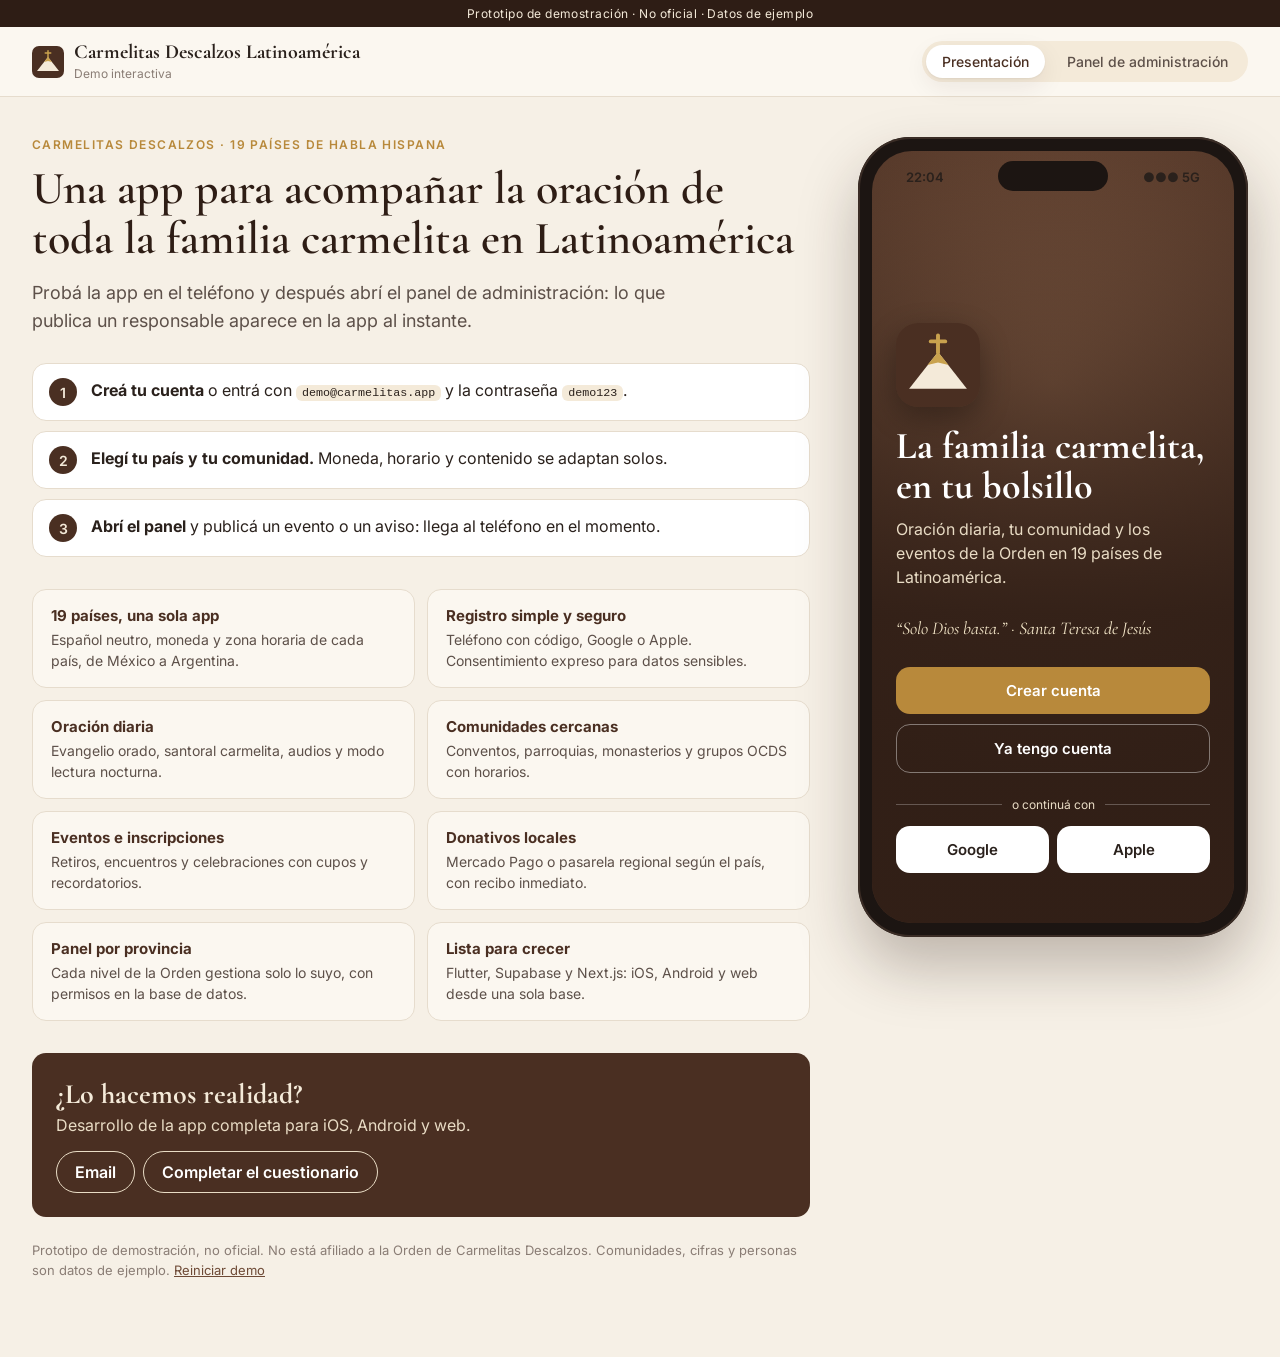
<file: index.html>
<!doctype html>
<html lang="es">
<head>
  <meta charset="utf-8">
  <meta name="viewport" content="width=device-width, initial-scale=1, viewport-fit=cut">
  <title>Carmelitas Descalzos Latinoamérica · Demo</title>
  <meta name="description" content="Prototipo interactivo de una app para la familia carmelita en Latinoamérica: registro, oración diaria, comunidades, eventos, donativos y panel de administración.">
  <meta name="theme-color" content="#4a2f22">
  <link rel="icon" href="assets/icon.svg" type="image/svg+xml">
  <link rel="preconnect" href="https://fonts.googleapis.com">
  <link rel="preconnect" href="https://fonts.gstatic.com" crossorigin>
  <link href="https://fonts.googleapis.com/css2?family=Cormorant+Garamond:wght@500;600;700&family=Inter:wght@400;500;600;700&display=swap" rel="stylesheet">
  <link rel="stylesheet" href="styles.css">
</head>
<body>
  <div class="ribbon" role="note">Prototipo de demostración · No oficial · Datos de ejemplo</div>

  <header class="topbar">
    <div class="brand">
      <img src="assets/icon.svg" alt="" width="32" height="32">
      <div>
        <strong>Carmelitas Descalzos Latinoamérica</strong>
        <span>Demo interactiva</span>
      </div>
    </div>
    <nav class="views" aria-label="Vistas de la demo">
      <button class="view-btn active" data-view="pitch">Presentación</button>
      <button class="view-btn" data-view="admin">Panel<span class="long"> de administración</span></button>
      <button class="view-btn only-mobile" data-view="app">Ver app</button>
    </nav>
  </header>

  <main class="stage">
    <!-- Presentación -->
    <section class="side" id="side-pitch" aria-label="Presentación">
      <p class="eyebrow">Carmelitas Descalzos · 19 países de habla hispana</p>
      <h1>Una app para acompañar la oración de toda la familia carmelita en Latinoamérica</h1>
      <p class="lead">Probá la app en el teléfono y después abrí el panel de administración: lo que publica un responsable aparece en la app al instante.</p>

      <ol class="try">
        <li><span>1</span><div><strong>Creá tu cuenta</strong> o entrá con <code>demo@carmelitas.app</code> y la contraseña <code>demo123</code>.</div></li>
        <li><span>2</span><div><strong>Elegí tu país y tu comunidad.</strong> Moneda, horario y contenido se adaptan solos.</div></li>
        <li><span>3</span><div><strong>Abrí el panel</strong> y publicá un evento o un aviso: llega al teléfono en el momento.</div></li>
      </ol>

      <div class="features">
        <article><h3>19 países, una sola app</h3><p>Español neutro, moneda y zona horaria de cada país, de México a Argentina.</p></article>
        <article><h3>Registro simple y seguro</h3><p>Teléfono con código, Google o Apple. Consentimiento expreso para datos sensibles.</p></article>
        <article><h3>Oración diaria</h3><p>Evangelio orado, santoral carmelita, audios y modo lectura nocturna.</p></article>
        <article><h3>Comunidades cercanas</h3><p>Conventos, parroquias, monasterios y grupos OCDS con horarios.</p></article>
        <article><h3>Eventos e inscripciones</h3><p>Retiros, encuentros y celebraciones con cupos y recordatorios.</p></article>
        <article><h3>Donativos locales</h3><p>Mercado Pago o pasarela regional según el país, con recibo inmediato.</p></article>
        <article><h3>Panel por provincia</h3><p>Cada nivel de la Orden gestiona solo lo suyo, con permisos en la base de datos.</p></article>
        <article><h3>Lista para crecer</h3><p>Flutter, Supabase y Next.js: iOS, Android y web desde una sola base.</p></article>
      </div>

      <div class="cta" id="cta" hidden>
        <div>
          <h2>¿Lo hacemos realidad?</h2>
          <p id="cta-name"></p>
        </div>
        <div class="cta-actions" id="cta-actions"></div>
      </div>

      <p class="fineprint">Prototipo de demostración, no oficial. No está afiliado a la Orden de Carmelitas Descalzos. Comunidades, cifras y personas son datos de ejemplo. <button class="link" data-action="reset-demo">Reiniciar demo</button></p>
    </section>

    <!-- Panel de administración -->
    <section class="side" id="side-admin" aria-label="Panel de administración" hidden></section>

    <!-- Teléfono -->
    <div class="phone-wrap" id="phone-wrap">
      <div class="phone">
        <div class="phone-notch" aria-hidden="true"></div>
        <div class="screen" id="screen" aria-live="polite"></div>
        <div class="push" id="push" role="status" hidden></div>
        <div class="toast" id="toast" role="status" hidden></div>
      </div>
    </div>
  </main>

  <script src="config.js"></script>
  <script src="data.js"></script>
  <script src="app.js"></script>
</body>
</html>
</file>
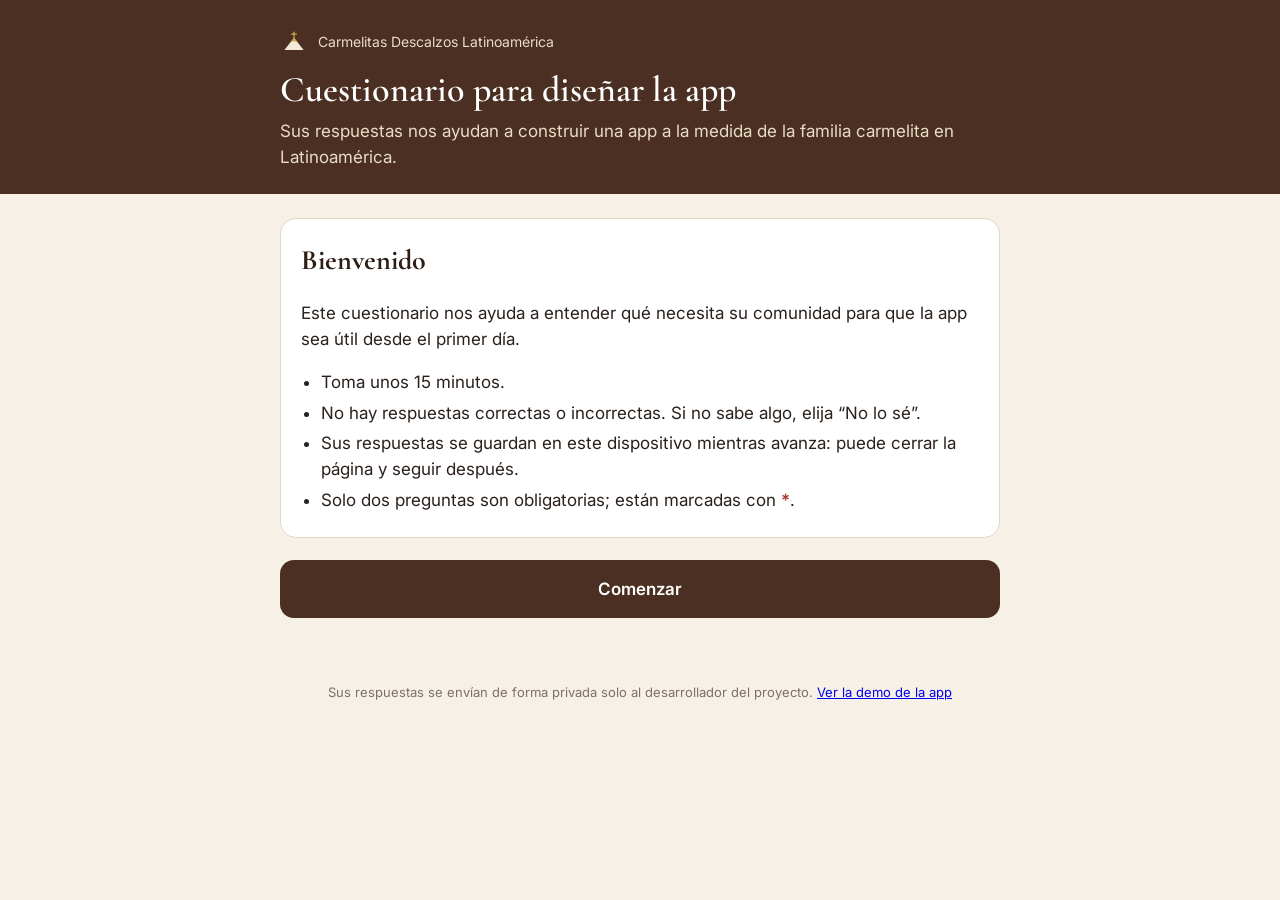
<file: formulario.html>
<!doctype html>
<html lang="es">
<head>
  <meta charset="utf-8">
  <meta name="viewport" content="width=device-width, initial-scale=1">
  <title>Cuestionario · App Carmelitas Descalzos Latinoamérica</title>
  <meta name="description" content="Cuestionario para definir la app de la familia carmelita en Latinoamérica.">
  <meta name="theme-color" content="#4a2f22">
  <link rel="icon" href="assets/icon.svg" type="image/svg+xml">
  <link rel="preconnect" href="https://fonts.googleapis.com">
  <link rel="preconnect" href="https://fonts.gstatic.com" crossorigin>
  <link href="https://fonts.googleapis.com/css2?family=Cormorant+Garamond:wght@500;600;700&family=Inter:wght@400;500;600;700&display=swap" rel="stylesheet">
  <style>
    :root {
      --brown-900: #2e1d15; --brown-800: #4a2f22; --brown-600: #6e4a36;
      --cream-50: #fbf7f0; --cream-100: #f4ead9; --cream-200: #e9dcc5;
      --gold: #b8893b; --gold-soft: #f3e6c8;
      --ink: #2a211c; --ink-2: #5d5049; --ink-3: #7d7068;
      --line: #e3d7c6; --page: #f6f0e6; --bad: #a3392f; --good: #2f7a4b;
      --serif: 'Cormorant Garamond', Georgia, serif;
      --sans: 'Inter', system-ui, -apple-system, 'Segoe UI', sans-serif;
    }
    * { box-sizing: border-box; }
    html, body { margin: 0; }
    body { font-family: var(--sans); background: var(--page); color: var(--ink); font-size: 17px; line-height: 1.55; -webkit-font-smoothing: antialiased; }
    button, input, select, textarea { font: inherit; color: inherit; }
    [hidden] { display: none !important; }

    header { background: var(--brown-800); color: var(--cream-100); padding: 28px 16px 24px; }
    .wrap { max-width: 720px; margin: 0 auto; }
    .brand { display: flex; align-items: center; gap: 10px; font-size: 14px; color: var(--cream-200); margin-bottom: 14px; }
    .brand img { width: 28px; height: 28px; border-radius: 7px; }
    header h1 { font-family: var(--serif); font-weight: 600; font-size: 36px; line-height: 1.1; margin: 0 0 8px; color: #fff; }
    header p { margin: 0; color: var(--cream-200); }

    .progress-wrap { position: sticky; top: 0; z-index: 5; background: var(--cream-50); border-bottom: 1px solid var(--line); padding: 12px 16px; }
    .progress-label { display: flex; justify-content: space-between; font-size: 14px; color: var(--ink-2); margin-bottom: 6px; }
    .progress { height: 8px; background: var(--cream-200); border-radius: 8px; overflow: hidden; }
    .progress i { display: block; height: 100%; background: var(--gold); width: 0; transition: width .3s; }

    main { padding: 24px 16px 64px; }
    .intro { background: #fff; border: 1px solid var(--line); border-radius: 16px; padding: 20px; margin-bottom: 20px; }
    .intro h2 { font-family: var(--serif); font-size: 28px; margin: 0 0 8px; color: var(--brown-900); }
    .intro ul { padding-left: 20px; margin: 8px 0 0; }
    .intro li { margin-bottom: 4px; }

    .section-title { font-family: var(--serif); font-size: 32px; line-height: 1.15; margin: 0 0 6px; color: var(--brown-900); }
    .section-sub { margin: 0 0 22px; color: var(--ink-2); }

    .q { background: #fff; border: 1px solid var(--line); border-radius: 16px; padding: 18px 18px 20px; margin-bottom: 14px; }
    .q > label, .q legend { display: block; font-weight: 600; font-size: 18px; margin-bottom: 4px; padding: 0; }
    .q fieldset { border: 0; margin: 0; padding: 0; min-width: 0; }
    .help { font-size: 15px; color: var(--ink-3); margin: 0 0 12px; }
    .req { color: var(--bad); font-weight: 600; }
    .opt { font-weight: 400; color: var(--ink-3); font-size: 14px; }

    .input { width: 100%; padding: 14px 16px; border-radius: 12px; border: 1px solid var(--line); background: var(--cream-50); font-size: 17px; }
    textarea.input { min-height: 110px; resize: vertical; }
    .input:focus { outline: 3px solid var(--gold-soft); border-color: var(--gold); background: #fff; }

    .choices { display: grid; gap: 8px; }
    .choices.cols { grid-template-columns: repeat(2, minmax(0, 1fr)); }
    .choice { display: flex; align-items: flex-start; gap: 12px; padding: 14px 14px; border: 1px solid var(--line); border-radius: 12px; background: var(--cream-50); cursor: pointer; }
    .choice:hover { border-color: var(--brown-600); }
    .choice input { width: 22px; height: 22px; margin: 1px 0 0; flex: none; accent-color: var(--brown-800); }
    .choice span small { display: block; color: var(--ink-3); font-size: 14px; margin-top: 2px; }
    .choice:has(input:checked) { border-color: var(--brown-800); background: var(--gold-soft); }
    .other { margin-top: 8px; }

    .error { color: var(--bad); font-size: 15px; margin-top: 8px; font-weight: 500; }
    .q.invalid { border-color: var(--bad); }

    .nav { display: flex; gap: 10px; justify-content: space-between; margin-top: 22px; }
    .btn { border: 0; border-radius: 14px; padding: 16px 24px; font-weight: 600; font-size: 17px; cursor: pointer; }
    .btn-primary { background: var(--brown-800); color: #fff; flex: 1; }
    .btn-gold { background: var(--gold); color: #fff; flex: 1; }
    .btn-light { background: #fff; border: 1px solid var(--line); }
    .btn:disabled { opacity: .6; cursor: default; }
    .saved { text-align: center; font-size: 14px; color: var(--ink-3); margin-top: 12px; }

    .review { background: #fff; border: 1px solid var(--line); border-radius: 16px; padding: 4px 18px; margin-bottom: 14px; }
    .review h3 { font-size: 17px; margin: 16px 0 6px; color: var(--brown-800); display: flex; justify-content: space-between; align-items: center; }
    .review h3 button { background: none; border: 0; color: var(--brown-600); text-decoration: underline; font-size: 15px; cursor: pointer; }
    .review dl { margin: 0 0 12px; }
    .review dt { font-size: 14px; color: var(--ink-3); margin-top: 8px; }
    .review dd { margin: 0; white-space: pre-wrap; }
    .review dd.empty { color: var(--ink-3); font-style: italic; }

    .done { text-align: center; background: #fff; border: 1px solid var(--line); border-radius: 16px; padding: 40px 20px; }
    .done .ok { width: 72px; height: 72px; border-radius: 50%; background: #e3f1e7; color: var(--good); display: grid; place-items: center; font-size: 34px; margin: 0 auto 16px; }
    .done h2 { font-family: var(--serif); font-size: 32px; margin: 0 0 8px; }
    .fallback { background: var(--gold-soft); border-radius: 12px; padding: 14px; margin-top: 14px; font-size: 15px; text-align: left; }
    .fallback a { color: var(--brown-800); font-weight: 600; }

    footer { text-align: center; font-size: 13px; color: var(--ink-3); padding: 0 16px 32px; }

    @media (max-width: 560px) {
      header h1 { font-size: 30px; }
      .section-title { font-size: 27px; }
      .choices.cols { grid-template-columns: minmax(0, 1fr); }
      .nav { flex-direction: column-reverse; }
    }
  </style>
</head>
<body>
  <header>
    <div class="wrap">
      <div class="brand"><img src="assets/icon.svg" alt=""> Carmelitas Descalzos Latinoamérica</div>
      <h1>Cuestionario para diseñar la app</h1>
      <p>Sus respuestas nos ayudan a construir una app a la medida de la familia carmelita en Latinoamérica.</p>
    </div>
  </header>

  <div class="progress-wrap" id="progress-wrap" hidden>
    <div class="wrap">
      <div class="progress-label"><span id="progress-step"></span><span id="progress-pct"></span></div>
      <div class="progress"><i id="progress-bar"></i></div>
    </div>
  </div>

  <main>
    <div class="wrap" id="app"></div>
  </main>

  <footer>Sus respuestas se envían de forma privada solo al desarrollador del proyecto. <a href="index.html">Ver la demo de la app</a></footer>

  <script src="config.js"></script>
  <script>
    // Cada sección es una pantalla. Tipos: text, email, tel, textarea, radio, checkbox, select.
    const SECTIONS = [
      {
        title: 'Sus datos',
        sub: 'Para saber con quién hablamos y cómo contactarlo.',
        questions: [
          { id: 'nombre', label: 'Nombre completo', type: 'text', required: true },
          { id: 'cargo', label: '¿Cuál es su servicio o cargo?', help: 'Por ejemplo: sacerdote, prior, provincial, responsable de comunicación.', type: 'text' },
          { id: 'comunidad', label: '¿A qué provincia o comunidad pertenece?', type: 'text' },
          { id: 'pais', label: '¿En qué país vive?', type: 'text' },
          { id: 'email', label: 'Correo electrónico', type: 'email', help: 'Escriba al menos el correo o el WhatsApp.' },
          { id: 'whatsapp', label: 'Número de WhatsApp', type: 'tel', help: 'Con el código del país, por ejemplo +52 55 1234 5678.' },
          { id: 'contacto', label: '¿Cómo prefiere que nos comuniquemos?', type: 'radio', options: ['WhatsApp', 'Llamada telefónica', 'Correo electrónico', 'Videollamada'] },
          { id: 'horario', label: '¿Qué días y horarios le quedan mejor?', type: 'text', help: 'Por ejemplo: martes y jueves por la tarde.' },
        ],
      },
      {
        title: 'La app que ya existe',
        sub: 'En España ya hay una app de los Carmelitas Descalzos. Queremos saber cómo se relaciona con este proyecto.',
        questions: [
          { id: 'conoce_app', label: '¿Conoce la app que usan hoy en España?', type: 'radio', options: ['Sí, la uso', 'Sí, la conozco pero no la uso', 'No la conozco'] },
          { id: 'que_gusta', label: '¿Qué le gusta de esa app y qué le falta?', type: 'textarea', help: 'Puede ser cualquier detalle: lo que más se usa, lo que no funciona, lo que le gustaría tener.' },
          { id: 'contacto_espana', label: '¿Tienen contacto con quienes manejan la app de España?', type: 'radio', options: ['Sí, y están de acuerdo en colaborar', 'Sí, pero todavía no lo hemos hablado', 'No tenemos contacto', 'No lo sé'] },
          { id: 'opcion', label: '¿Qué prefieren?', type: 'radio', options: [
            { value: 'Ampliar la app de España', hint: 'La misma app, ahora también para Latinoamérica.' },
            { value: 'Una app nueva para Latinoamérica', hint: 'Una app propia, independiente de la de España.' },
            { value: 'No lo sé, prefiero que me aconsejen', hint: '' },
          ] },
        ],
      },
      {
        title: '¿Para quién es la app?',
        sub: 'Pensemos en las personas que la van a usar.',
        questions: [
          { id: 'usuarios', label: '¿Quiénes la van a usar?', help: 'Puede marcar varias opciones.', type: 'checkbox', cols: true, options: ['Fieles de nuestras parroquias', 'Frailes', 'Monjas de clausura', 'Orden Seglar (OCDS)', 'Jóvenes', 'Familias', 'Benefactores y donantes', 'Personas interesadas en la vocación'], other: true },
          { id: 'paises', label: '¿En qué países quieren empezar?', help: 'Puede marcar varios.', type: 'checkbox', cols: true, options: ['Todos los países de habla hispana', 'México', 'Guatemala', 'El Salvador', 'Honduras', 'Nicaragua', 'Costa Rica', 'Panamá', 'Cuba', 'República Dominicana', 'Puerto Rico', 'Colombia', 'Venezuela', 'Ecuador', 'Perú', 'Bolivia', 'Chile', 'Argentina', 'Uruguay', 'Paraguay'] },
          { id: 'cantidad', label: '¿Cuántas personas cree que la usarían el primer año?', type: 'radio', options: ['Menos de 500', 'Entre 500 y 2.000', 'Entre 2.000 y 10.000', 'Más de 10.000', 'No lo sé'] },
          { id: 'edades', label: '¿Qué edades tienen la mayoría?', type: 'checkbox', options: ['Jóvenes (menos de 30)', 'Adultos (30 a 60)', 'Mayores (más de 60)'] },
          { id: 'celular', label: '¿Qué tan cómodas se sienten esas personas con el celular?', type: 'radio', options: ['Lo usan con facilidad', 'Lo usan para lo básico (WhatsApp, Facebook)', 'Les cuesta bastante'] },
        ],
      },
      {
        title: 'Cómo se organizan',
        sub: 'La app va a reflejar la organización de la Orden: quién publica y quién cuida cada comunidad.',
        questions: [
          { id: 'n_comunidades', label: '¿Cuántas provincias, conventos, parroquias o grupos participarían?', type: 'textarea', help: 'Un número aproximado está bien. Si tiene una lista, puede mencionarla y la pedimos después.' },
          { id: 'quien_publica', label: '¿Quién publicaría los avisos y eventos de cada comunidad?', type: 'radio', options: ['El sacerdote o responsable de cada comunidad', 'Una persona encargada por provincia', 'Una sola persona para todo', 'Todavía no lo sabemos'] },
          { id: 'aprobacion', label: '¿Alguien debe aprobar a las personas que dicen pertenecer a un grupo, por ejemplo a la Orden Seglar?', type: 'radio', options: ['Sí, el responsable del grupo', 'No hace falta', 'No lo sé'] },
          { id: 'lista_miembros', label: '¿Ya tienen una lista de miembros o fieles?', help: 'Por ejemplo, en Excel o en un cuaderno.', type: 'radio', options: ['Sí, en Excel o computadora', 'Sí, en papel', 'No'] },
        ],
      },
      {
        title: 'Lo que debe hacer la app',
        sub: 'Marque lo que le gustaría tener. Después le pediremos lo más importante.',
        questions: [
          { id: 'funciones', label: '¿Qué le gustaría que tenga la app?', help: 'Puede marcar todas las que quiera.', type: 'checkbox', options: [
            { value: 'Evangelio del día con meditación', hint: 'Para rezar cada mañana.' },
            { value: 'Audios o videos', hint: 'Homilías, meditaciones, charlas.' },
            { value: 'Santos y fiestas carmelitas', hint: 'Recordatorio de cada celebración.' },
            { value: 'Horarios de misa y confesión', hint: 'De cada comunidad.' },
            { value: 'Mapa de comunidades cercanas', hint: 'Conventos, parroquias, monasterios.' },
            { value: 'Eventos y retiros con inscripción', hint: 'Con cupos y recordatorios.' },
            { value: 'Avisos al celular', hint: 'Notificaciones de la comunidad o la provincia.' },
            { value: 'Pedir oraciones', hint: 'Intenciones que la comunidad reza.' },
            { value: 'Donativos', hint: 'Ofrendas desde el celular.' },
            { value: 'Formación para la Orden Seglar', hint: 'Material y temas de estudio.' },
            { value: 'Pastoral vocacional', hint: 'Contacto para quien siente el llamado.' },
            { value: 'Misas en vivo', hint: 'Enlaces a transmisiones.' },
            { value: 'Textos de Santa Teresa y San Juan de la Cruz', hint: 'Biblioteca de lectura.' },
            { value: 'Libros y artículos religiosos', hint: 'Tienda en línea.' },
          ], other: true },
          { id: 'top3', label: 'Si tuviera que elegir solo 3, ¿cuáles serían las más importantes?', type: 'textarea', required: true, help: 'Esto nos ayuda a saber qué hacer primero.' },
          { id: 'objetivo', label: 'En una o dos frases: ¿qué le gustaría lograr con esta app?', type: 'textarea', help: 'Por ejemplo: que los fieles recen cada día con nosotros, o que los jóvenes conozcan el Carmelo.' },
        ],
      },
      {
        title: 'Registro de las personas',
        sub: 'Cómo entran las personas a la app.',
        questions: [
          { id: 'registro', label: '¿Las personas deben crear una cuenta para usar la app?', type: 'radio', options: [
            { value: 'Sí, para todo', hint: 'Así sabemos quién usa la app.' },
            { value: 'Solo para algunas cosas', hint: 'Por ejemplo, inscribirse a eventos o donar. Rezar sería libre.' },
            { value: 'No lo sé, prefiero que me aconsejen', hint: '' },
          ] },
          { id: 'datos_pedir', label: '¿Qué datos le gustaría pedir a cada persona?', type: 'checkbox', cols: true, options: ['Nombre', 'Teléfono', 'Correo', 'País y ciudad', 'Comunidad a la que asiste', 'Fecha de nacimiento', 'Si pertenece a algún grupo'], other: true },
        ],
      },
      {
        title: 'Contenido',
        sub: 'Lo que la app va a mostrar cada día.',
        questions: [
          { id: 'quien_escribe', label: '¿Quién preparará las meditaciones, avisos y demás textos?', type: 'textarea', help: 'Puede ser una persona, un equipo o cada comunidad.' },
          { id: 'contenido_existente', label: '¿Ya tienen material que podamos usar?', type: 'checkbox', options: ['Textos y meditaciones', 'Audios', 'Videos (por ejemplo en YouTube)', 'Fotos de las comunidades', 'Página web o redes sociales', 'Todavía no'], other: true },
          { id: 'enlaces', label: 'Si tienen página web, redes sociales o canal de YouTube, compártanos los enlaces', type: 'textarea', help: 'Opcional.' },
          { id: 'frecuencia', label: '¿Cada cuánto publicarían contenido nuevo?', type: 'radio', options: ['Todos los días', 'Algunas veces por semana', 'Una vez por semana', 'No lo sé'] },
        ],
      },
      {
        title: 'Donativos',
        sub: 'Solo si desean recibir ofrendas desde la app.',
        questions: [
          { id: 'quiere_donativos', label: '¿Quieren recibir donativos por la app?', type: 'radio', options: ['Sí', 'No', 'Más adelante'] },
          { id: 'destino_donativos', label: '¿A dónde deberían llegar los donativos?', type: 'radio', options: ['A cada comunidad', 'A cada provincia', 'A una sola cuenta central', 'No lo sé'] },
          { id: 'cuentas', label: '¿Cuentan con cuenta bancaria o Mercado Pago en los países donde empezaría?', type: 'radio', options: ['Sí', 'En algunos países', 'No', 'No lo sé'] },
          { id: 'recibo', label: '¿Necesitan entregar un recibo o comprobante oficial al donante?', type: 'radio', options: ['Sí', 'No', 'No lo sé'] },
        ],
      },
      {
        title: 'Imagen de la app',
        sub: 'Cómo se debe ver y llamar.',
        questions: [
          { id: 'logo', label: '¿Tienen logotipo o escudo que podamos usar?', type: 'radio', options: ['Sí, y tenemos permiso para usarlo', 'Sí, pero hay que pedir permiso', 'No'] },
          { id: 'parecido', label: '¿La app debe parecerse a la de España?', type: 'radio', options: ['Sí, que se vea igual', 'Parecida, con un toque latinoamericano', 'No es necesario', 'No lo sé'] },
          { id: 'nombre_app', label: '¿Tienen alguna idea para el nombre de la app?', type: 'text', help: 'Opcional.' },
          { id: 'referencias', label: '¿Hay alguna app o página que le guste y quiera tomar como ejemplo?', type: 'textarea', help: 'Puede ser religiosa o de cualquier tema. Opcional.' },
        ],
      },
      {
        title: 'Tiempos y presupuesto',
        sub: 'Para preparar una propuesta realista.',
        questions: [
          { id: 'fecha', label: '¿Para cuándo les gustaría tener la app?', type: 'text', help: 'Si hay una fecha especial, por ejemplo una fiesta de la Orden, menciónela.' },
          { id: 'presupuesto', label: '¿Cuentan con un presupuesto aproximado?', type: 'radio', options: ['Menos de USD 10.000', 'Entre USD 10.000 y 25.000', 'Entre USD 25.000 y 50.000', 'Más de USD 50.000', 'Todavía no está definido'] },
          { id: 'financiamiento', label: '¿Cómo se financiaría el proyecto?', type: 'radio', options: ['Fondos de la provincia u Orden', 'Benefactores o donaciones', 'Una combinación', 'No lo sé'] },
          { id: 'decide', label: '¿Quién toma la decisión final sobre el proyecto?', type: 'text', help: 'Por ejemplo: el provincial, un consejo, usted mismo.' },
          { id: 'mantenimiento', label: 'Una vez lista, ¿quién se ocuparía de la app?', type: 'radio', options: ['Alguien de la comunidad', 'Preferimos contratar el mantenimiento', 'No lo sé'] },
        ],
      },
      {
        title: 'Para terminar',
        sub: 'Cualquier cosa que quiera agregar.',
        questions: [
          { id: 'comentarios', label: '¿Hay algo más que debamos saber?', type: 'textarea', help: 'Dudas, preocupaciones, ideas. Todo nos sirve.' },
        ],
      },
    ];

    const DRAFT_KEY = 'carmelitas-cuestionario-v1';
    let answers = {};
    let step = -1; // -1 = bienvenida, SECTIONS.length = revisión, +1 = enviado
    let sending = false;

    try { answers = JSON.parse(localStorage.getItem(DRAFT_KEY) || '{}'); } catch (e) { answers = {}; }

    const app = document.getElementById('app');
    const esc = s => String(s ?? '').replace(/[&<>"']/g, c => ({ '&': '&amp;', '<': '&lt;', '>': '&gt;', '"': '&quot;', "'": '&#39;' }[c]));
    const optValue = o => typeof o === 'string' ? o : o.value;

    function saveDraft() {
      try { localStorage.setItem(DRAFT_KEY, JSON.stringify(answers)); } catch (e) { /* sin almacenamiento */ }
    }

    function updateProgress() {
      const wrap = document.getElementById('progress-wrap');
      wrap.hidden = step < 0 || step > SECTIONS.length;
      if (wrap.hidden) return;
      const total = SECTIONS.length + 1;
      const current = Math.min(step + 1, total);
      document.getElementById('progress-step').textContent = step < SECTIONS.length ? `Paso ${current} de ${SECTIONS.length}` : 'Revisión final';
      const pct = Math.round((step / SECTIONS.length) * 100);
      document.getElementById('progress-pct').textContent = `${pct} %`;
      document.getElementById('progress-bar').style.width = pct + '%';
    }

    function renderQuestion(q) {
      const value = answers[q.id];
      const req = q.required ? ' <span class="req" aria-hidden="true">*</span>' : '';
      const help = q.help ? `<p class="help" id="h-${q.id}">${esc(q.help)}</p>` : '';
      if (['text', 'email', 'tel', 'textarea'].includes(q.type)) {
        const attrs = `id="q-${q.id}" name="${q.id}" class="input" ${q.help ? `aria-describedby="h-${q.id}"` : ''} ${q.required ? 'aria-required="true"' : ''}`;
        const field = q.type === 'textarea'
          ? `<textarea ${attrs}>${esc(value)}</textarea>`
          : `<input type="${q.type}" ${attrs} value="${esc(value)}" ${q.type === 'email' ? 'autocomplete="email"' : ''} ${q.type === 'tel' ? 'autocomplete="tel" inputmode="tel"' : ''} ${q.id === 'nombre' ? 'autocomplete="name"' : ''}>`;
        return `<div class="q" data-q="${q.id}"><label for="q-${q.id}">${esc(q.label)}${req}</label>${help}${field}</div>`;
      }
      const multi = q.type === 'checkbox';
      const selected = multi ? (value?.choices || []) : value?.choice;
      const choices = q.options.map((o, i) => {
        const v = optValue(o);
        const hint = typeof o === 'object' && o.hint ? `<small>${esc(o.hint)}</small>` : '';
        const checked = multi ? selected.includes(v) : selected === v;
        return `<label class="choice"><input type="${multi ? 'checkbox' : 'radio'}" name="${q.id}" value="${esc(v)}" ${checked ? 'checked' : ''}><span>${esc(v)}${hint}</span></label>`;
      }).join('');
      const other = q.other ? `<input class="input other" name="${q.id}__otro" placeholder="Otro (escríbalo aquí)" value="${esc(value?.other)}" aria-label="${esc(q.label)}: otro">` : '';
      return `<div class="q" data-q="${q.id}"><fieldset><legend>${esc(q.label)}${req}</legend>${help}<div class="choices ${q.cols ? 'cols' : ''}">${choices}</div>${other}</fieldset></div>`;
    }

    function collect() {
      if (step < 0 || step >= SECTIONS.length) return;
      SECTIONS[step].questions.forEach(q => {
        if (['text', 'email', 'tel', 'textarea'].includes(q.type)) {
          answers[q.id] = document.getElementById('q-' + q.id).value.trim();
        } else if (q.type === 'radio') {
          const el = app.querySelector(`input[name="${q.id}"]:checked`);
          answers[q.id] = { choice: el ? el.value : '', other: q.other ? app.querySelector(`[name="${q.id}__otro"]`).value.trim() : '' };
        } else {
          const els = [...app.querySelectorAll(`input[name="${q.id}"]:checked`)];
          answers[q.id] = { choices: els.map(e => e.value), other: q.other ? app.querySelector(`[name="${q.id}__otro"]`).value.trim() : '' };
        }
      });
      saveDraft();
    }

    function isEmpty(q) {
      const v = answers[q.id];
      if (!v) return true;
      if (typeof v === 'string') return !v;
      if (q.type === 'checkbox') return !(v.choices.length || v.other);
      return !(v.choice || v.other);
    }

    function validate() {
      const section = SECTIONS[step];
      app.querySelectorAll('.q').forEach(el => { el.classList.remove('invalid'); el.querySelector('.error')?.remove(); });
      const errors = [];
      section.questions.forEach(q => { if (q.required && isEmpty(q)) errors.push([q.id, 'Esta pregunta es necesaria.']); });
      if (step === 0 && !answers.email && !answers.whatsapp) errors.push(['email', 'Escriba al menos su correo o su WhatsApp.']);
      if (step === 0 && answers.email && !/^\S+@\S+\.\S+$/.test(answers.email)) errors.push(['email', 'El correo no parece correcto. Revíselo, por favor.']);
      errors.forEach(([id, msg]) => {
        const el = app.querySelector(`[data-q="${id}"]`);
        el.classList.add('invalid');
        el.insertAdjacentHTML('beforeend', `<div class="error" role="alert">${esc(msg)}</div>`);
      });
      if (errors.length) app.querySelector('.invalid').scrollIntoView({ behavior: 'smooth', block: 'center' });
      return !errors.length;
    }

    function formatAnswer(q) {
      const v = answers[q.id];
      if (!v) return '';
      if (typeof v === 'string') return v;
      const parts = q.type === 'checkbox' ? [...v.choices] : (v.choice ? [v.choice] : []);
      if (v.other) parts.push(`Otro: ${v.other}`);
      return parts.join(', ');
    }

    function render() {
      updateProgress();
      if (step === -1) {
        const started = Object.keys(answers).length > 0;
        app.innerHTML = `
          <div class="intro">
            <h2>Bienvenido</h2>
            <p>Este cuestionario nos ayuda a entender qué necesita su comunidad para que la app sea útil desde el primer día.</p>
            <ul>
              <li>Toma unos 15 minutos.</li>
              <li>No hay respuestas correctas o incorrectas. Si no sabe algo, elija “No lo sé”.</li>
              <li>Sus respuestas se guardan en este dispositivo mientras avanza: puede cerrar la página y seguir después.</li>
              <li>Solo dos preguntas son obligatorias; están marcadas con <span class="req">*</span>.</li>
            </ul>
          </div>
          <div class="nav"><button class="btn btn-primary" data-go="0">${started ? 'Continuar donde lo dejé' : 'Comenzar'}</button></div>`;
        return;
      }
      if (step === SECTIONS.length) {
        app.innerHTML = `
          <h2 class="section-title">Revise sus respuestas</h2>
          <p class="section-sub">Si quiere cambiar algo, toque “Editar” en esa sección. Cuando esté conforme, envíe el cuestionario.</p>
          ${SECTIONS.map((s, i) => `
            <div class="review">
              <h3>${esc(s.title)} <button data-go="${i}">Editar</button></h3>
              <dl>${s.questions.map(q => { const a = formatAnswer(q); return `<dt>${esc(q.label)}</dt><dd class="${a ? '' : 'empty'}">${a ? esc(a) : 'Sin respuesta'}</dd>`; }).join('')}</dl>
            </div>`).join('')}
          <div id="send-error"></div>
          <div class="nav">
            <button class="btn btn-light" data-go="${SECTIONS.length - 1}">Anterior</button>
            <button class="btn btn-gold" data-send ${sending ? 'disabled' : ''}>${sending ? 'Enviando…' : 'Enviar cuestionario'}</button>
          </div>`;
        return;
      }
      if (step > SECTIONS.length) {
        app.innerHTML = `
          <div class="done">
            <div class="ok">✓</div>
            <h2>¡Muchas gracias${answers.nombre ? ', ' + esc(answers.nombre.split(' ')[0]) : ''}!</h2>
            <p>Recibimos sus respuestas. Lo vamos a contactar ${answers.contacto?.choice ? 'por ' + esc(answers.contacto.choice.toLowerCase()) : 'pronto'} para conversar sobre la propuesta.</p>
            <p style="margin-top:20px"><a href="index.html">Ver la demo de la app</a></p>
          </div>`;
        return;
      }
      const s = SECTIONS[step];
      app.innerHTML = `
        <h2 class="section-title">${esc(s.title)}</h2>
        <p class="section-sub">${esc(s.sub)}</p>
        <form id="section-form" novalidate>
          ${s.questions.map(renderQuestion).join('')}
          <div class="nav">
            <button type="button" class="btn btn-light" data-go="${step - 1}">Anterior</button>
            <button type="submit" class="btn btn-primary">${step === SECTIONS.length - 1 ? 'Revisar respuestas' : 'Siguiente'}</button>
          </div>
          <p class="saved">Sus respuestas se guardan automáticamente.</p>
        </form>`;
    }

    function go(to) {
      collect();
      step = to;
      render();
      window.scrollTo({ top: 0 });
    }

    function buildPayload() {
      const data = {
        _subject: `Cuestionario app Carmelitas Descalzos · ${answers.nombre || 'sin nombre'}`,
        _template: 'table',
        _captcha: 'false',
      };
      if (answers.email) data._replyto = answers.email;
      SECTIONS.forEach((s, si) => s.questions.forEach((q, qi) => {
        data[`${si + 1}.${qi + 1} ${q.label}`] = formatAnswer(q) || '—';
      }));
      return data;
    }

    function plainText() {
      return SECTIONS.map(s => `== ${s.title} ==\n` + s.questions.map(q => `${q.label}\n${formatAnswer(q) || '—'}`).join('\n\n')).join('\n\n');
    }

    async function send() {
      if (sending) return;
      sending = true;
      render();
      try {
        const res = await fetch(`https://formsubmit.co/ajax/${encodeURIComponent(FORM_EMAIL)}`, {
          method: 'POST',
          headers: { 'Content-Type': 'application/json', 'Accept': 'application/json' },
          body: JSON.stringify(buildPayload()),
        });
        const json = await res.json().catch(() => ({}));
        if (!res.ok || String(json.success) === 'false') throw new Error(json.message || 'Error al enviar');
        try { localStorage.removeItem(DRAFT_KEY); } catch (e) { /* nada */ }
        sending = false;
        step = SECTIONS.length + 1;
        render();
        window.scrollTo({ top: 0 });
      } catch (e) {
        sending = false;
        render();
        const blob = new Blob([plainText()], { type: 'text/plain' });
        const url = URL.createObjectURL(blob);
        document.getElementById('send-error').innerHTML = `
          <div class="fallback" role="alert">
            No pudimos enviar el cuestionario. Revise su conexión e inténtelo de nuevo.<br>
            Si el problema sigue, <a href="${url}" download="cuestionario-app-carmelitas.txt">descargue sus respuestas</a> y envíelas por correo a <a href="mailto:${esc(FORM_EMAIL)}">${esc(FORM_EMAIL)}</a>.
          </div>`;
      }
    }

    app.addEventListener('click', e => {
      const goBtn = e.target.closest('[data-go]');
      if (goBtn) return go(Number(goBtn.dataset.go));
      if (e.target.closest('[data-send]')) send();
    });

    app.addEventListener('submit', e => {
      e.preventDefault();
      collect();
      if (!validate()) return;
      go(step + 1);
    });

    // Guarda mientras escribe, por si cierra la página.
    app.addEventListener('input', () => { if (step >= 0 && step < SECTIONS.length) collect(); });
    app.addEventListener('change', () => { if (step >= 0 && step < SECTIONS.length) collect(); });

    render();
  </script>
</body>
</html>
</file>
<file: styles.css>
:root {
  --brown-900: #2e1d15;
  --brown-800: #4a2f22;
  --brown-600: #6e4a36;
  --brown-400: #a07d66;
  --cream-50: #fbf7f0;
  --cream-100: #f4ead9;
  --cream-200: #e9dcc5;
  --gold: #b8893b;
  --gold-soft: #f3e6c8;
  --ink: #2a211c;
  --ink-2: #5d5049;
  --ink-3: #8a7d75;
  --line: #e6dccd;
  --surface: #ffffff;
  --page: #f6f0e6;
  --good: #2f7a4b;
  --good-soft: #e3f1e7;
  --warn: #9a6a12;
  --warn-soft: #f8edd3;
  --bad: #a3392f;
  --radius: 14px;
  --shadow: 0 1px 2px rgba(46, 29, 21, .06), 0 8px 24px rgba(46, 29, 21, .08);
  --serif: 'Cormorant Garamond', Georgia, serif;
  --sans: 'Inter', system-ui, -apple-system, 'Segoe UI', sans-serif;
}

* { box-sizing: border-box; }
html, body { margin: 0; }
body {
  font-family: var(--sans);
  color: var(--ink);
  background: var(--page);
  -webkit-font-smoothing: antialiased;
}
button, input, select, textarea { font: inherit; color: inherit; }
button { cursor: pointer; }
code { background: var(--cream-100); padding: 1px 6px; border-radius: 6px; font-size: .9em; }
[hidden] { display: none !important; }

/* ---------- Página ---------- */
.ribbon {
  background: var(--brown-900);
  color: var(--cream-100);
  text-align: center;
  font-size: 12px;
  letter-spacing: .04em;
  padding: 6px 16px;
}
.topbar {
  display: flex; align-items: center; justify-content: space-between; gap: 16px;
  padding: 14px 32px;
  background: var(--cream-50);
  border-bottom: 1px solid var(--line);
  position: sticky; top: 0; z-index: 20;
}
.brand { display: flex; align-items: center; gap: 10px; }
.brand strong { display: block; font-family: var(--serif); font-size: 20px; line-height: 1; }
.brand span { font-size: 12px; color: var(--ink-3); }
.views { display: flex; gap: 6px; background: var(--cream-100); padding: 4px; border-radius: 999px; }
.view-btn {
  border: 0; background: transparent; padding: 8px 16px; border-radius: 999px;
  font-size: 14px; font-weight: 500; color: var(--ink-2);
}
.view-btn.active { background: var(--surface); color: var(--brown-800); box-shadow: var(--shadow); }
.only-mobile { display: none; }

.stage {
  max-width: 1280px; margin: 0 auto; padding: 40px 32px 64px;
  display: grid; grid-template-columns: minmax(0, 1fr) 390px; gap: 48px; align-items: start;
}
.side { min-width: 0; }
.eyebrow { text-transform: uppercase; letter-spacing: .12em; font-size: 12px; color: var(--gold); font-weight: 600; margin: 0 0 12px; }
h1 { font-family: var(--serif); font-weight: 600; font-size: 46px; line-height: 1.08; margin: 0 0 16px; color: var(--brown-900); }
.lead { font-size: 18px; line-height: 1.55; color: var(--ink-2); margin: 0 0 28px; max-width: 640px; }

.try { list-style: none; padding: 0; margin: 0 0 32px; display: grid; gap: 10px; }
.try li { display: flex; gap: 14px; align-items: flex-start; background: var(--surface); border: 1px solid var(--line); border-radius: var(--radius); padding: 14px 16px; line-height: 1.5; }
.try li > span {
  flex: none; width: 28px; height: 28px; border-radius: 50%; display: grid; place-items: center;
  background: var(--brown-800); color: var(--cream-100); font-weight: 600; font-size: 14px;
}

.features { display: grid; grid-template-columns: repeat(2, minmax(0, 1fr)); gap: 12px; margin-bottom: 32px; }
.features article { background: var(--cream-50); border: 1px solid var(--line); border-radius: var(--radius); padding: 16px 18px; }
.features h3 { margin: 0 0 4px; font-size: 15px; color: var(--brown-800); }
.features p { margin: 0; font-size: 14px; line-height: 1.5; color: var(--ink-2); }

.cta {
  display: flex; align-items: center; justify-content: space-between; gap: 16px; flex-wrap: wrap;
  background: var(--brown-800); color: var(--cream-100); border-radius: var(--radius); padding: 24px; margin-bottom: 24px;
}
.cta h2 { font-family: var(--serif); font-size: 28px; margin: 0 0 4px; }
.cta p { margin: 0; color: var(--cream-200); }
.cta-actions { display: flex; gap: 8px; flex-wrap: wrap; }
.cta-actions a { background: var(--gold); color: #fff; text-decoration: none; padding: 10px 18px; border-radius: 999px; font-weight: 600; }
.cta-actions a.ghost { background: transparent; border: 1px solid var(--cream-200); }

.fineprint { font-size: 13px; color: var(--ink-3); line-height: 1.5; }
.link { background: none; border: 0; padding: 0; color: var(--brown-600); text-decoration: underline; font-size: inherit; }

/* ---------- Teléfono ---------- */
.phone-wrap { position: sticky; top: 96px; }
.phone {
  position: relative; width: 390px; height: 800px; border-radius: 52px; padding: 14px;
  background: #1c1512; box-shadow: 0 30px 60px rgba(46, 29, 21, .28), inset 0 0 0 2px #3a2c25;
}
.phone-notch { position: absolute; top: 24px; left: 50%; transform: translateX(-50%); width: 110px; height: 30px; background: #1c1512; border-radius: 20px; z-index: 5; }
.screen {
  position: relative; width: 100%; height: 100%; border-radius: 40px; overflow: hidden;
  background: var(--cream-50); display: flex; flex-direction: column;
}

/* Notificación push y toast dentro del teléfono */
.push {
  position: absolute; top: 60px; left: 26px; right: 26px; z-index: 30;
  background: rgba(255, 255, 255, .97); border-radius: 18px; padding: 12px 14px; box-shadow: 0 10px 30px rgba(0, 0, 0, .18);
  display: flex; gap: 10px; animation: drop .35s ease-out;
}
.push img { width: 36px; height: 36px; border-radius: 9px; flex: none; }
.push strong { display: block; font-size: 14px; }
.push p { margin: 2px 0 0; font-size: 13px; color: var(--ink-2); line-height: 1.35; }
.push small { color: var(--ink-3); font-size: 11px; }
.toast {
  position: absolute; bottom: 104px; left: 50%; transform: translateX(-50%); z-index: 30;
  background: var(--brown-900); color: var(--cream-100); padding: 10px 16px; border-radius: 12px;
  font-size: 13px; width: max-content; max-width: 300px; text-align: center; animation: fade .25s ease-out;
}
@keyframes drop { from { transform: translateY(-20px); opacity: 0; } to { transform: none; opacity: 1; } }
@keyframes fade { from { opacity: 0; } to { opacity: 1; } }

/* ---------- App ---------- */
.app-scroll { flex: 1; overflow-y: auto; padding: 56px 20px 24px; }
.app-scroll.with-tabs { padding-bottom: 96px; }
.statusbar { position: absolute; top: 18px; left: 34px; right: 34px; display: flex; justify-content: space-between; font-size: 13px; font-weight: 600; z-index: 4; color: var(--ink); }

.welcome { height: 100%; display: flex; flex-direction: column; justify-content: flex-end; padding: 0 24px 40px; color: var(--cream-100);
  background: linear-gradient(180deg, rgba(46, 29, 21, .1) 0%, rgba(46, 29, 21, .88) 60%), radial-gradient(circle at 50% 30%, #8a6249 0%, #4a2f22 70%);
}
.welcome .mark { width: 84px; height: 84px; margin-bottom: 20px; border-radius: 22px; box-shadow: 0 10px 30px rgba(0, 0, 0, .3); }
.welcome h2 { font-family: var(--serif); font-size: 38px; line-height: 1.05; margin: 0 0 10px; color: #fff; }
.welcome p { margin: 0 0 28px; color: var(--cream-200); line-height: 1.5; }
.welcome .quote-mini { font-family: var(--serif); font-style: italic; font-size: 18px; color: var(--gold-soft); margin-bottom: 28px; }

.btn {
  display: flex; align-items: center; justify-content: center; gap: 8px; width: 100%;
  border: 0; border-radius: 14px; padding: 14px 16px; font-weight: 600; font-size: 15px; margin-bottom: 10px;
}
.btn-primary { background: var(--brown-800); color: #fff; }
.btn-gold { background: var(--gold); color: #fff; }
.btn-light { background: #fff; color: var(--ink); }
.btn-outline { background: transparent; border: 1px solid var(--line); color: var(--ink); }
.welcome .btn-outline { border-color: rgba(255, 255, 255, .4); color: #fff; }
.btn-small { width: auto; padding: 8px 14px; font-size: 13px; border-radius: 10px; margin: 0; }
.btn:disabled { opacity: .55; cursor: default; }
.divider { display: flex; align-items: center; gap: 10px; color: var(--ink-3); font-size: 12px; margin: 14px 0; }
.divider::before, .divider::after { content: ''; flex: 1; height: 1px; background: var(--line); }
.welcome .divider { color: var(--cream-200); }
.welcome .divider::before, .welcome .divider::after { background: rgba(255, 255, 255, .25); }

.back { background: none; border: 0; padding: 0; margin-bottom: 16px; color: var(--brown-600); font-weight: 500; font-size: 14px; }
.screen-title { font-family: var(--serif); font-size: 32px; line-height: 1.1; margin: 0 0 6px; color: var(--brown-900); }
.screen-sub { margin: 0 0 22px; color: var(--ink-2); font-size: 14px; line-height: 1.5; }

.field { margin-bottom: 14px; }
.field label { display: block; font-size: 13px; font-weight: 600; margin-bottom: 6px; color: var(--ink-2); }
.input, select.input {
  width: 100%; padding: 12px 14px; border-radius: 12px; border: 1px solid var(--line); background: #fff; font-size: 15px;
}
.input:focus { outline: 2px solid var(--gold); outline-offset: 1px; border-color: transparent; }
.phone-input { display: flex; gap: 8px; }
.phone-input .dial { flex: none; padding: 12px; border-radius: 12px; border: 1px solid var(--line); background: var(--cream-100); font-size: 15px; }
.error { color: var(--bad); font-size: 12px; margin-top: 4px; }
.check { display: flex; gap: 10px; align-items: flex-start; font-size: 13px; line-height: 1.45; color: var(--ink-2); margin: 6px 0 18px; }
.check input { margin-top: 3px; accent-color: var(--brown-800); width: 16px; height: 16px; flex: none; }
.hint { background: var(--gold-soft); border-radius: 12px; padding: 10px 12px; font-size: 13px; line-height: 1.45; margin-bottom: 16px; color: var(--ink); }

.otp { letter-spacing: 14px; text-align: center; font-size: 26px; font-weight: 600; }

/* Tarjetas */
.card { background: var(--surface); border: 1px solid var(--line); border-radius: 18px; padding: 16px; margin-bottom: 12px; }
.card h3 { margin: 0 0 6px; font-size: 16px; }
.card p { margin: 0; font-size: 14px; line-height: 1.5; color: var(--ink-2); }
.card-label { font-size: 11px; text-transform: uppercase; letter-spacing: .1em; color: var(--gold); font-weight: 700; margin-bottom: 6px; }
.card-hero { background: var(--brown-800); color: var(--cream-100); border: 0; }
.card-hero h3 { font-family: var(--serif); font-size: 24px; color: #fff; }
.card-hero p { color: var(--cream-200); }
.card-hero .card-label { color: var(--gold-soft); }
.card-quote p { font-family: var(--serif); font-size: 19px; font-style: italic; color: var(--ink); line-height: 1.4; }
.card-quote small { display: block; margin-top: 8px; color: var(--ink-3); font-size: 12px; }
.card-row { display: flex; align-items: center; justify-content: space-between; gap: 10px; margin-top: 12px; }

.hello { font-family: var(--serif); font-size: 30px; margin: 0; color: var(--brown-900); }
.hello-sub { color: var(--ink-3); font-size: 13px; margin: 2px 0 18px; }
.hello-sub::first-letter { text-transform: uppercase; }

.chips { display: flex; gap: 6px; overflow-x: auto; padding-bottom: 4px; margin-bottom: 14px; scrollbar-width: none; }
.chip { flex: none; border: 1px solid var(--line); background: #fff; border-radius: 999px; padding: 6px 12px; font-size: 13px; }
.chip.active { background: var(--brown-800); border-color: var(--brown-800); color: #fff; }
.tag { display: inline-block; font-size: 11px; font-weight: 600; padding: 3px 8px; border-radius: 999px; background: var(--cream-100); color: var(--brown-600); }
.tag.good { background: var(--good-soft); color: var(--good); }
.tag.warn { background: var(--warn-soft); color: var(--warn); }
.meta { font-size: 12px; color: var(--ink-3); margin-top: 6px; }

.list-item { display: flex; gap: 12px; align-items: center; padding: 12px; border-radius: 14px; background: #fff; border: 1px solid var(--line); margin-bottom: 8px; width: 100%; text-align: left; }
.list-item.selected { border-color: var(--brown-800); box-shadow: 0 0 0 1px var(--brown-800); }
.list-item .ico { flex: none; width: 40px; height: 40px; border-radius: 12px; background: var(--cream-100); display: grid; place-items: center; font-size: 18px; }
.list-item .grow { flex: 1; min-width: 0; }
.list-item strong { display: block; font-size: 14px; }
.list-item span { font-size: 12px; color: var(--ink-3); }
.play { flex: none; width: 38px; height: 38px; border-radius: 50%; border: 0; background: var(--brown-800); color: #fff; font-size: 14px; }

.date-badge { flex: none; width: 52px; text-align: center; border-radius: 12px; background: var(--cream-100); padding: 6px 0; }
.date-badge b { display: block; font-size: 20px; color: var(--brown-800); line-height: 1.1; }
.date-badge small { font-size: 11px; text-transform: uppercase; color: var(--ink-3); }

/* Barra de pestañas */
.tabs {
  position: absolute; left: 0; right: 0; bottom: 0; z-index: 10;
  display: grid; grid-template-columns: repeat(5, 1fr);
  background: rgba(251, 247, 240, .96); border-top: 1px solid var(--line); padding: 8px 8px 26px;
}
.tab { border: 0; background: none; display: flex; flex-direction: column; align-items: center; gap: 3px; font-size: 11px; color: var(--ink-3); padding: 4px 0; }
.tab svg { width: 22px; height: 22px; }
.tab.active { color: var(--brown-800); font-weight: 600; }

/* Reproductor */
.player {
  position: absolute; left: 12px; right: 12px; bottom: 92px; z-index: 11;
  background: var(--brown-900); color: var(--cream-100); border-radius: 16px; padding: 10px 12px;
  display: flex; align-items: center; gap: 10px;
}
.player .grow { flex: 1; min-width: 0; }
.player strong { font-size: 13px; display: block; white-space: nowrap; overflow: hidden; text-overflow: ellipsis; }
.progress { height: 4px; background: rgba(255, 255, 255, .2); border-radius: 4px; margin-top: 6px; overflow: hidden; }
.progress i { display: block; height: 100%; background: var(--gold); width: 0; transition: width .5s linear; }
.player button { border: 0; background: var(--gold); color: #fff; width: 34px; height: 34px; border-radius: 50%; }

/* Lectura */
.reading-text { font-family: var(--serif); font-size: calc(21px * var(--fs, 1)); line-height: 1.5; color: var(--ink); }
.reading-prayer { font-size: calc(15px * var(--fs, 1)); line-height: 1.6; color: var(--ink-2); border-left: 3px solid var(--gold); padding-left: 12px; margin-top: 18px; }
.fs-controls { display: flex; gap: 6px; }
.fs-controls button { border: 1px solid var(--line); background: #fff; border-radius: 10px; width: 38px; height: 34px; font-weight: 600; }

/* Donativos */
.amounts { display: grid; grid-template-columns: repeat(2, 1fr); gap: 8px; margin-bottom: 14px; }
.amount { border: 1px solid var(--line); background: #fff; border-radius: 14px; padding: 14px 8px; font-weight: 600; font-size: 16px; }
.amount.active { border-color: var(--brown-800); background: var(--brown-800); color: #fff; }
.secure { display: flex; align-items: center; gap: 8px; font-size: 12px; color: var(--ink-3); justify-content: center; margin-top: 4px; }
.receipt { text-align: center; padding-top: 40px; }
.receipt .ok { width: 72px; height: 72px; border-radius: 50%; background: var(--good-soft); color: var(--good); display: grid; place-items: center; font-size: 34px; margin: 0 auto 16px; }
.receipt dl { text-align: left; background: #fff; border: 1px solid var(--line); border-radius: 16px; padding: 4px 16px; margin: 20px 0; }
.receipt dl div { display: flex; justify-content: space-between; padding: 10px 0; border-bottom: 1px solid var(--line); font-size: 14px; }
.receipt dl div:last-child { border-bottom: 0; }
.receipt dt { color: var(--ink-3); }
.receipt dd { margin: 0; font-weight: 600; }
.spinner { width: 42px; height: 42px; border-radius: 50%; border: 4px solid var(--cream-200); border-top-color: var(--brown-800); animation: spin .8s linear infinite; margin: 120px auto 16px; }
@keyframes spin { to { transform: rotate(360deg); } }

/* Perfil */
.avatar { width: 64px; height: 64px; border-radius: 50%; background: var(--brown-800); color: #fff; display: grid; place-items: center; font-size: 24px; font-weight: 600; margin-bottom: 10px; }
.setting { display: flex; justify-content: space-between; align-items: center; padding: 12px 0; border-bottom: 1px solid var(--line); font-size: 14px; gap: 12px; }
.setting:last-child { border-bottom: 0; }
.switch { position: relative; width: 44px; height: 26px; flex: none; }
.switch input { opacity: 0; width: 0; height: 0; }
.switch span { position: absolute; inset: 0; background: var(--cream-200); border-radius: 26px; transition: .2s; }
.switch span::before { content: ''; position: absolute; width: 20px; height: 20px; left: 3px; top: 3px; background: #fff; border-radius: 50%; transition: .2s; box-shadow: 0 1px 3px rgba(0, 0, 0, .2); }
.switch input:checked + span { background: var(--brown-800); }
.switch input:checked + span::before { transform: translateX(18px); }
.danger { color: var(--bad); }

/* Modo nocturno de la app */
.screen.night { background: #1d1714; color: #eadfce; }
.screen.night .app-scroll, .screen.night .tabs { color: #eadfce; }
.screen.night .tabs { background: rgba(29, 23, 20, .96); border-color: #3a2f29; }
.screen.night .card, .screen.night .list-item, .screen.night .input, .screen.night .amount, .screen.night .chip, .screen.night .receipt dl, .screen.night .fs-controls button { background: #2a221e; border-color: #3a2f29; color: #eadfce; }
.screen.night .card p, .screen.night .screen-sub, .screen.night .reading-prayer { color: #c7b9a8; }
.screen.night .hello, .screen.night .screen-title, .screen.night .reading-text, .screen.night .card-quote p { color: #f4ead9; }
.screen.night .statusbar { color: #eadfce; }
.screen.night .chip.active, .screen.night .amount.active { background: var(--gold); border-color: var(--gold); }
.screen.night .tab.active { color: var(--gold); }

/* ---------- Panel de administración ---------- */
.admin-head { display: flex; justify-content: space-between; align-items: flex-end; gap: 16px; flex-wrap: wrap; margin-bottom: 20px; }
.admin-head h1 { font-size: 36px; margin: 0; }
.admin-head p { margin: 4px 0 0; color: var(--ink-2); }
.scope { display: flex; gap: 8px; align-items: center; font-size: 13px; color: var(--ink-2); }
.scope select { padding: 8px 12px; border-radius: 10px; border: 1px solid var(--line); background: #fff; }
.kpis { display: grid; grid-template-columns: repeat(4, minmax(0, 1fr)); gap: 12px; margin-bottom: 16px; }
.kpi { background: var(--surface); border: 1px solid var(--line); border-radius: var(--radius); padding: 14px 16px; }
.kpi span { font-size: 12px; color: var(--ink-3); }
.kpi b { display: block; font-size: 26px; margin-top: 4px; color: var(--brown-900); font-variant-numeric: tabular-nums; }
.kpi small { font-size: 12px; color: var(--good); }
.panel-grid { display: grid; grid-template-columns: minmax(0, 1fr) minmax(0, 1fr); gap: 16px; }
.panel { background: var(--surface); border: 1px solid var(--line); border-radius: var(--radius); padding: 18px; min-width: 0; }
.panel h2 { font-size: 16px; margin: 0 0 4px; }
.panel .sub { font-size: 13px; color: var(--ink-3); margin: 0 0 14px; }
.panel.span-2 { grid-column: span 2; }

.bars { display: grid; gap: 8px; }
.bar-row { display: grid; grid-template-columns: 130px minmax(0, 1fr) 44px; gap: 10px; align-items: center; font-size: 13px; position: relative; }
.bar-row .name { color: var(--ink-2); white-space: nowrap; overflow: hidden; text-overflow: ellipsis; }
.bar-track { height: 18px; }
.bar { height: 100%; background: var(--brown-600); border-radius: 0 4px 4px 0; min-width: 2px; transition: width .4s ease; }
.bar-row .val { text-align: right; font-variant-numeric: tabular-nums; color: var(--ink); font-weight: 500; }
.bar-row:hover .bar, .bar-row:focus-visible .bar { background: var(--brown-800); }
.bar-tip {
  position: absolute; left: 140px; top: -34px; background: var(--brown-900); color: #fff; font-size: 12px; padding: 6px 10px; border-radius: 8px;
  pointer-events: none; opacity: 0; transition: opacity .15s; white-space: nowrap; z-index: 2;
}
.bar-row:hover .bar-tip, .bar-row:focus-visible .bar-tip { opacity: 1; }
.bar-row:focus-visible { outline: 2px solid var(--gold); outline-offset: 2px; border-radius: 6px; }

.approval { display: flex; align-items: center; gap: 10px; padding: 10px 0; border-bottom: 1px solid var(--line); }
.approval:last-child { border-bottom: 0; }
.approval .grow { flex: 1; min-width: 0; }
.approval strong { font-size: 14px; display: block; }
.approval span { font-size: 12px; color: var(--ink-3); }
.approval .new { background: var(--gold-soft); border-radius: 10px; padding: 10px; margin: 0 -10px; }
.empty { font-size: 13px; color: var(--ink-3); padding: 12px 0; }

.form-grid { display: grid; grid-template-columns: 1fr 1fr; gap: 10px; }
.form-grid .full { grid-column: span 2; }
.panel .field { margin-bottom: 0; }
.panel .input { padding: 10px 12px; font-size: 14px; }
.panel textarea.input { resize: vertical; min-height: 64px; }
.panel .btn { margin: 12px 0 0; }

.log { list-style: none; margin: 0; padding: 0; font-size: 13px; }
.log li { display: flex; gap: 10px; padding: 8px 0; border-bottom: 1px solid var(--line); color: var(--ink-2); }
.log li:last-child { border-bottom: 0; }
.log time { flex: none; color: var(--ink-3); font-variant-numeric: tabular-nums; width: 44px; }

/* ---------- Responsive ---------- */
@media (max-width: 1100px) {
  .stage { grid-template-columns: minmax(0, 1fr) 360px; gap: 28px; padding: 28px 20px 48px; }
  .phone { width: 360px; height: 740px; }
  .kpis { grid-template-columns: repeat(2, minmax(0, 1fr)); }
  .panel-grid { grid-template-columns: minmax(0, 1fr); }
  .panel.span-2 { grid-column: auto; }
}
@media (max-width: 860px) {
  .topbar { padding: 10px 16px; flex-wrap: wrap; }
  .brand span { display: none; }
  .views { width: 100%; }
  .view-btn { flex: 1; padding: 8px 6px; font-size: 13px; }
  .only-mobile { display: block; }
  .long { display: none; }
  .stage { display: block; padding: 20px 16px 40px; }
  h1 { font-size: 34px; }
  .features { grid-template-columns: minmax(0, 1fr); }
  .phone-wrap { position: static; display: none; }
  body.show-app .phone-wrap { display: block; }
  body.show-app .side { display: none; }
  .phone { width: 100%; max-width: 420px; height: calc(100dvh - 150px); min-height: 600px; margin: 0 auto; padding: 0; border-radius: 28px; background: none; box-shadow: var(--shadow); }
  .screen { border-radius: 28px; }
  .phone-notch { display: none; }
  .push { top: 16px; left: 12px; right: 12px; }
  .bar-row { grid-template-columns: 96px minmax(0, 1fr) 40px; }
  .bar-tip { left: 100px; }
  .form-grid { grid-template-columns: 1fr; }
  .form-grid .full { grid-column: auto; }
}
</file>
